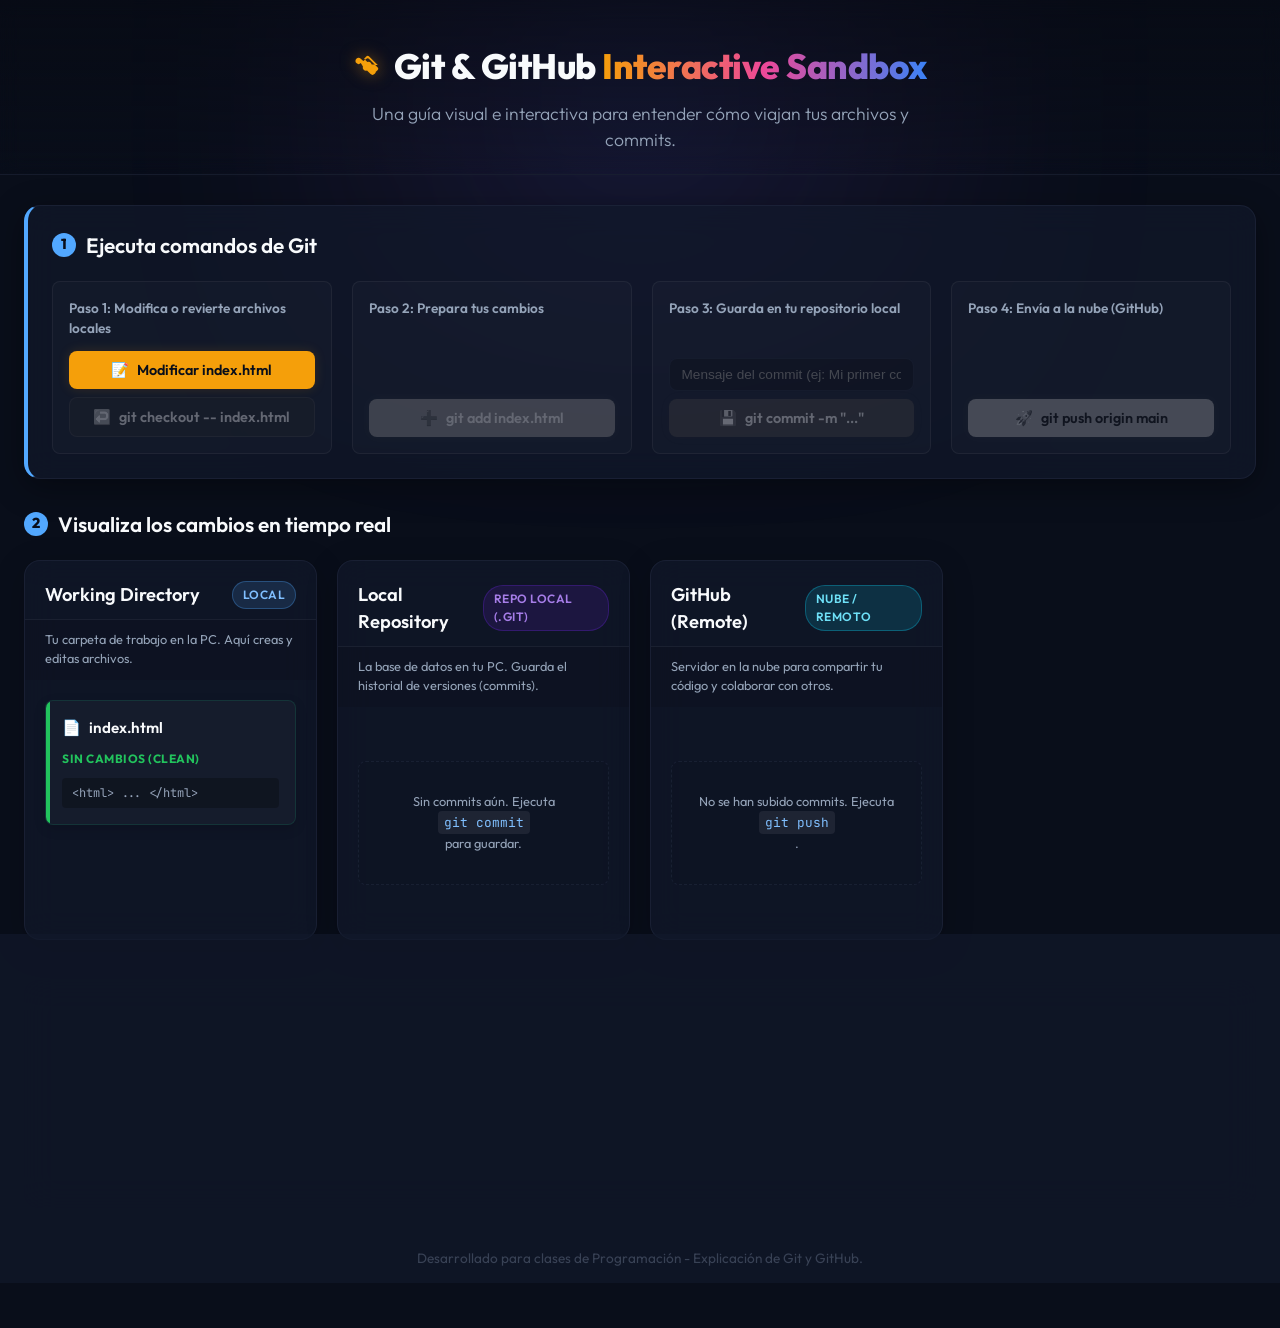
<file: clase_3/index.html>
<!DOCTYPE html>
<html lang="es">
<head>
  <meta charset="UTF-8">
  <meta name="viewport" content="width=device-width, initial-scale=1.0">
  <title>Simulador Interactivo de Git & GitHub</title>
  <!-- Google Fonts: Outfit & JetBrains Mono -->
  <link rel="preconnect" href="https://fonts.googleapis.com">
  <link rel="preconnect" href="https://fonts.gstatic.com" crossorigin>
  <link href="https://fonts.googleapis.com/css2?family=JetBrains+Mono:wght@400;700&family=Outfit:wght@300;400;600;800&display=swap" rel="stylesheet">
  <!-- CSS Stylesheet -->
  <link rel="stylesheet" href="styles.css">
</head>
<body>
  <div class="glow-bg"></div>
  
  <header>
    <div class="container">
      <div class="logo">
        <svg class="git-icon" viewBox="0 0 24 24" width="28" height="28">
          <path fill="currentColor" d="M20.354 11.235L12.765 3.647a1.455 1.455 0 0 0-2.06 0L8.622 5.73l2.84 2.84a2.71 2.71 0 0 1 3.513 3.514l2.839 2.839a2.709 2.709 0 0 1-.03 3.791l-.01.01a2.716 2.716 0 0 1-3.792-.03l-2.84-2.839a2.712 2.712 0 0 1-3.483-3.484L5.82 9.53a2.71 2.71 0 0 1-3.791-.03c-1.047-1.047-1.047-2.742 0-3.792l.01-.01c1.047-1.047 2.742-1.047 3.792 0l2.062 2.062L10.706 5.7c.57-.57 1.493-.57 2.061 0l7.587 7.588a1.458 1.458 0 0 1 0 2.06l-2.061 2.062a1.456 1.456 0 0 1-2.06 0l-7.588-7.587"/>
        </svg>
        <h1>Git & GitHub <span>Interactive Sandbox</span></h1>
      </div>
      <p class="subtitle">Una guía visual e interactiva para entender cómo viajan tus archivos y commits.</p>
    </div>
  </header>

  <main class="container">
    <!-- Panel de Comandos Git -->
    <section class="command-panel card">
      <h2><span class="step-num">1</span> Ejecuta comandos de Git</h2>
      <div class="controls-grid">
        <div class="control-group">
          <span class="control-label">Paso 1: Modifica o revierte archivos locales</span>
          <div class="btn-group">
            <button id="btn-modify" class="btn btn-warning">
              <span class="icon">📝</span> Modificar index.html
            </button>
            <button id="btn-checkout" class="btn btn-secondary" disabled>
              <span class="icon">↩️</span> git checkout -- index.html
            </button>
          </div>
        </div>

        <div class="control-group">
          <span class="control-label">Paso 2: Prepara tus cambios</span>
          <button id="btn-add" class="btn btn-primary" disabled>
            <span class="icon">➕</span> git add index.html
          </button>
        </div>

        <div class="control-group">
          <span class="control-label">Paso 3: Guarda en tu repositorio local</span>
          <div class="commit-input-wrapper">
            <input type="text" id="commit-message" placeholder="Mensaje del commit (ej: Mi primer commit)" disabled>
            <button id="btn-commit" class="btn btn-success" disabled>
              <span class="icon">💾</span> git commit -m "..."
            </button>
          </div>
        </div>

        <div class="control-group">
          <span class="control-label">Paso 4: Envía a la nube (GitHub)</span>
          <button id="btn-push" class="btn btn-accent" disabled>
            <span class="icon">🚀</span> git push origin main
          </button>
        </div>
      </div>
    </section>

    <!-- Visualizador de Áreas (Las 4 Columnas) -->
    <section class="board-section">
      <h2 class="board-title"><span class="step-num">2</span> Visualiza los cambios en tiempo real</h2>
      
      <div class="git-board">
        <!-- 1. WORKING DIRECTORY -->
        <div class="board-column" id="col-working">
          <div class="column-header">
            <h3>Working Directory</h3>
            <span class="badge badge-local">Local</span>
          </div>
          <div class="column-desc">Tu carpeta de trabajo en la PC. Aquí creas y editas archivos.</div>
          <div class="column-content" id="working-dir-files">
            <!-- Archivo index.html inicial -->
            <div class="file-card clean" id="file-index">
              <div class="file-header">
                <span class="file-icon">📄</span>
                <span class="file-name">index.html</span>
              </div>
              <div class="file-status">Sin cambios (Clean)</div>
              <div class="file-preview">&lt;html&gt; ... &lt;/html&gt;</div>
            </div>
          </div>
        </div>

       
        <!-- 3. LOCAL REPOSITORY -->
        <div class="board-column" id="col-local-repo">
          <div class="column-header">
            <h3>Local Repository</h3>
            <span class="badge badge-repo">Repo Local (.git)</span>
          </div>
          <div class="column-desc">La base de datos en tu PC. Guarda el historial de versiones (commits).</div>
          <div class="column-content" id="local-repo-commits">
            <div class="empty-state">Sin commits aún. Ejecuta <code>git commit</code> para guardar.</div>
          </div>
        </div>

        <!-- 4. REMOTE REPOSITORY (GITHUB) -->
        <div class="board-column" id="col-remote-repo">
          <div class="column-header">
            <h3>GitHub (Remote)</h3>
            <span class="badge badge-remote">Nube / Remoto</span>
          </div>
          <div class="column-desc">Servidor en la nube para compartir tu código y colaborar con otros.</div>
          <div class="column-content" id="remote-repo-commits">
            <div class="empty-state">No se han subido commits. Ejecuta <code>git push</code>.</div>
          </div>
        </div>
      </div>
    </section>

    <!-- Terminal Simulado -->
    <section class="terminal-section card">
      <div class="terminal-header">
        <div class="terminal-buttons">
          <span class="term-btn close"></span>
          <span class="term-btn minimize"></span>
          <span class="term-btn expand"></span>
        </div>
        <div class="terminal-title">git-terminal - bash</div>
        <button id="btn-clear-term" class="clear-terminal-btn">Limpiar</button>
      </div>
      <div class="terminal-body" id="terminal-content">
        <div class="term-line output">Bienvenido al simulador interactivo de Git. Modifica un archivo arriba para comenzar.</div>
        <div class="term-line prompt">guest@antigravity:~/proyecto$ <span class="cursor">_</span></div>
      </div>
    </section>
  </main>

  <footer class="footer">
    <div class="container">
      <p>Desarrollado para clases de Programación - Explicación de Git y GitHub.</p>
    </div>
  </footer>

  <script src="app.js"></script>
</body>
</html>
</file>
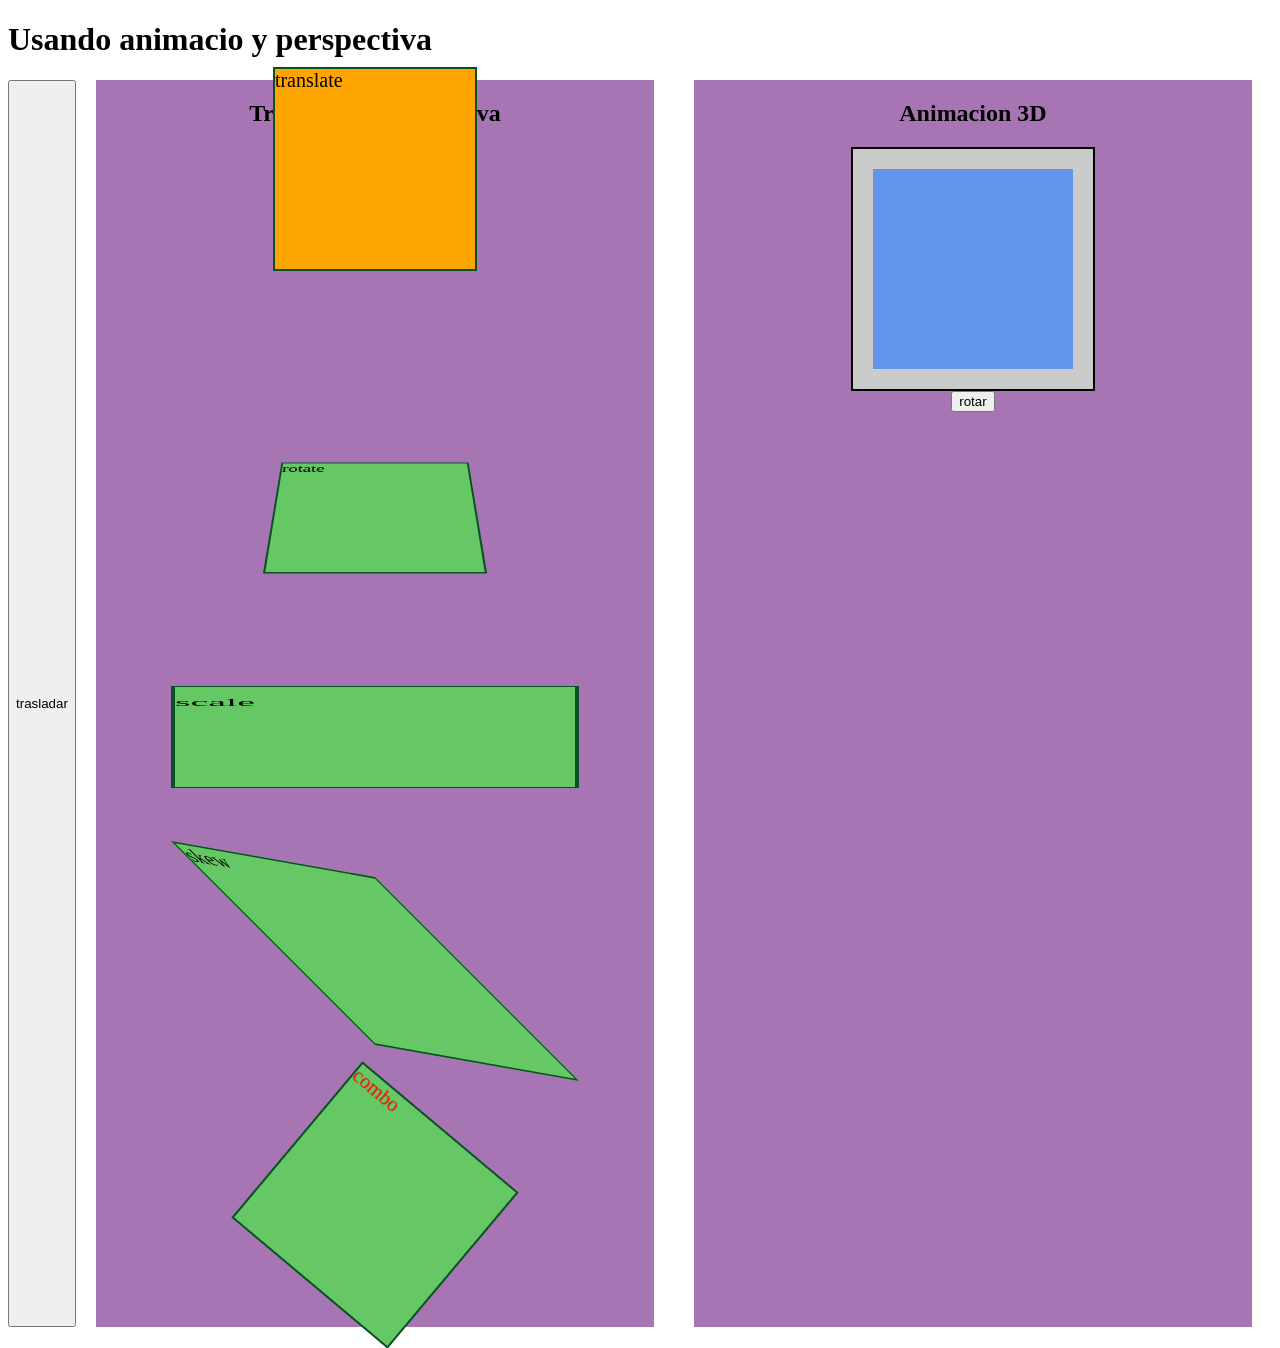
<file: clase_4/index.html>
<!DOCTYPE html>
<html lang="es">
<head>
    <meta charset="UTF-8">
    <meta name="viewport" content="width=device-width, initial-scale=1.0">
    <link rel="shortcut icon" href="./image/icon-flower.png" type="image/png">
    <link rel="stylesheet" href="./style.css">
    <title>Clase - 4</title>
</head>
<body>
    <h1>Usando animacio y perspectiva</h1>
    <main>
        <button onclick="mover()">trasladar</button>
        <section>
            <h2>Transform y perspectiva</h2>
            <p class="cubo translate">translate</p>
            <p class="cubo rotate" >rotate</p>
            <div class="cubo scale">
                <p>scale</p>
            </div>
            <p class="cubo skew">skew</p>
            <p class="cubo combo">combo</p>
        </section>
        <section>
            <h2>Animacion 3D</h2>
            <div class="contenedor">
                <div class="padre">
                    <div class="hijo"></div>
                </div>
            </div>
                <button id="botonRotar">rotar</button>

        </section>        
    </main>

      <script src="./script.js"></script>
</body>
</html>
</file>
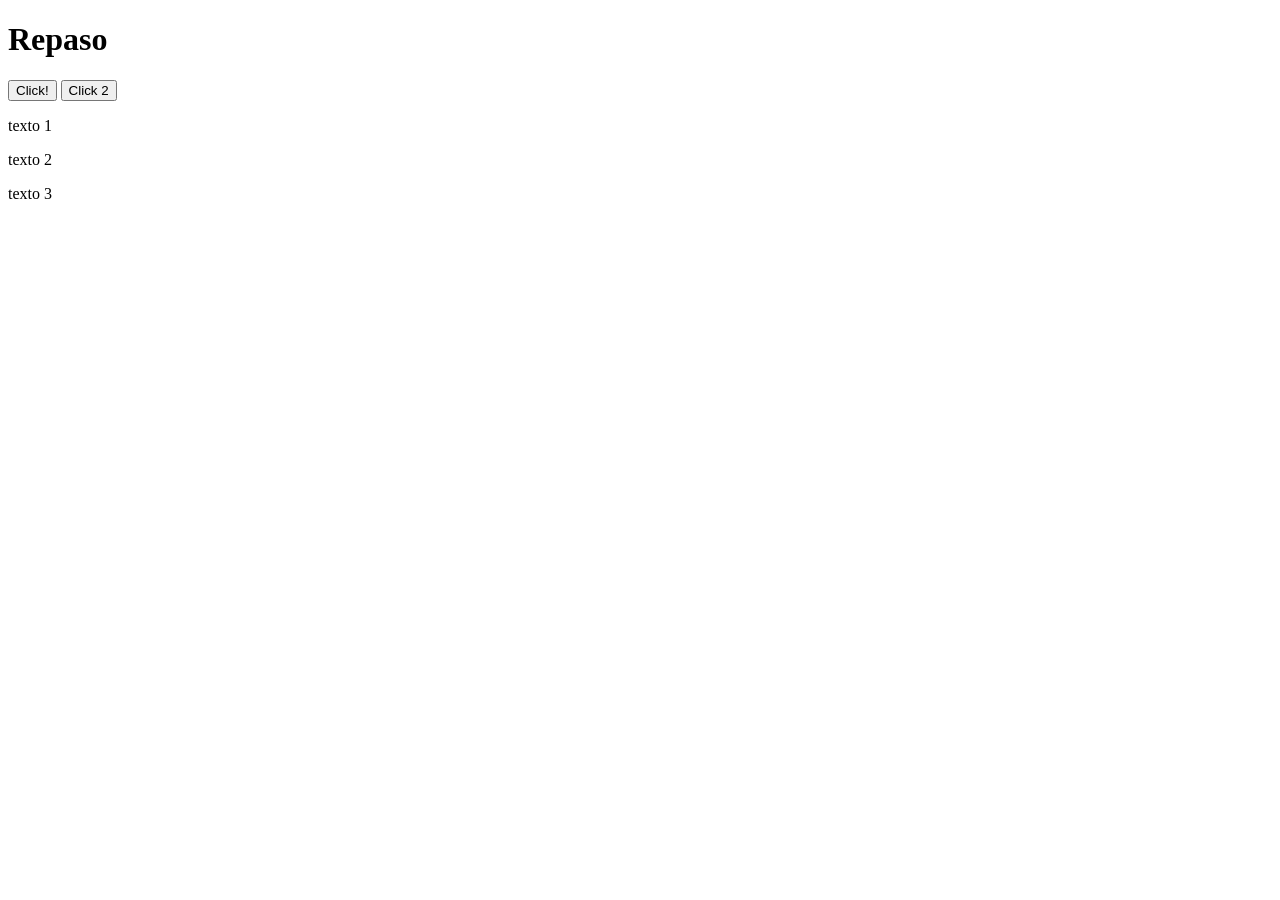
<file: clase_2/repaso.html>
<!DOCTYPE html>
<html lang="es">
<head>
    <meta charset="UTF-8">
    <meta name="viewport" content="width=device-width, initial-scale=1.0">
    <!-- <script src="./repaso.js" defer></script> una alternativa-->
    <title>Clase 2 </title>
</head>
<body>
   
    <h1>Repaso</h1>
    <button id="boton1">Click!</button>
    <button onclick="cambioColor()">Click 2</button>
    <section>
        <p>texto 1</p>
        <p>texto 2</p>
        <p id="texto3">texto 3</p>        
    </section>

    <script src="./repaso.js"></script>
</body>
</html>
<!-- // repaso de esta clase
// hablar un poquito de funciones -bucles- array y objetos - condicionales
//audio y video  //
-->
</file>
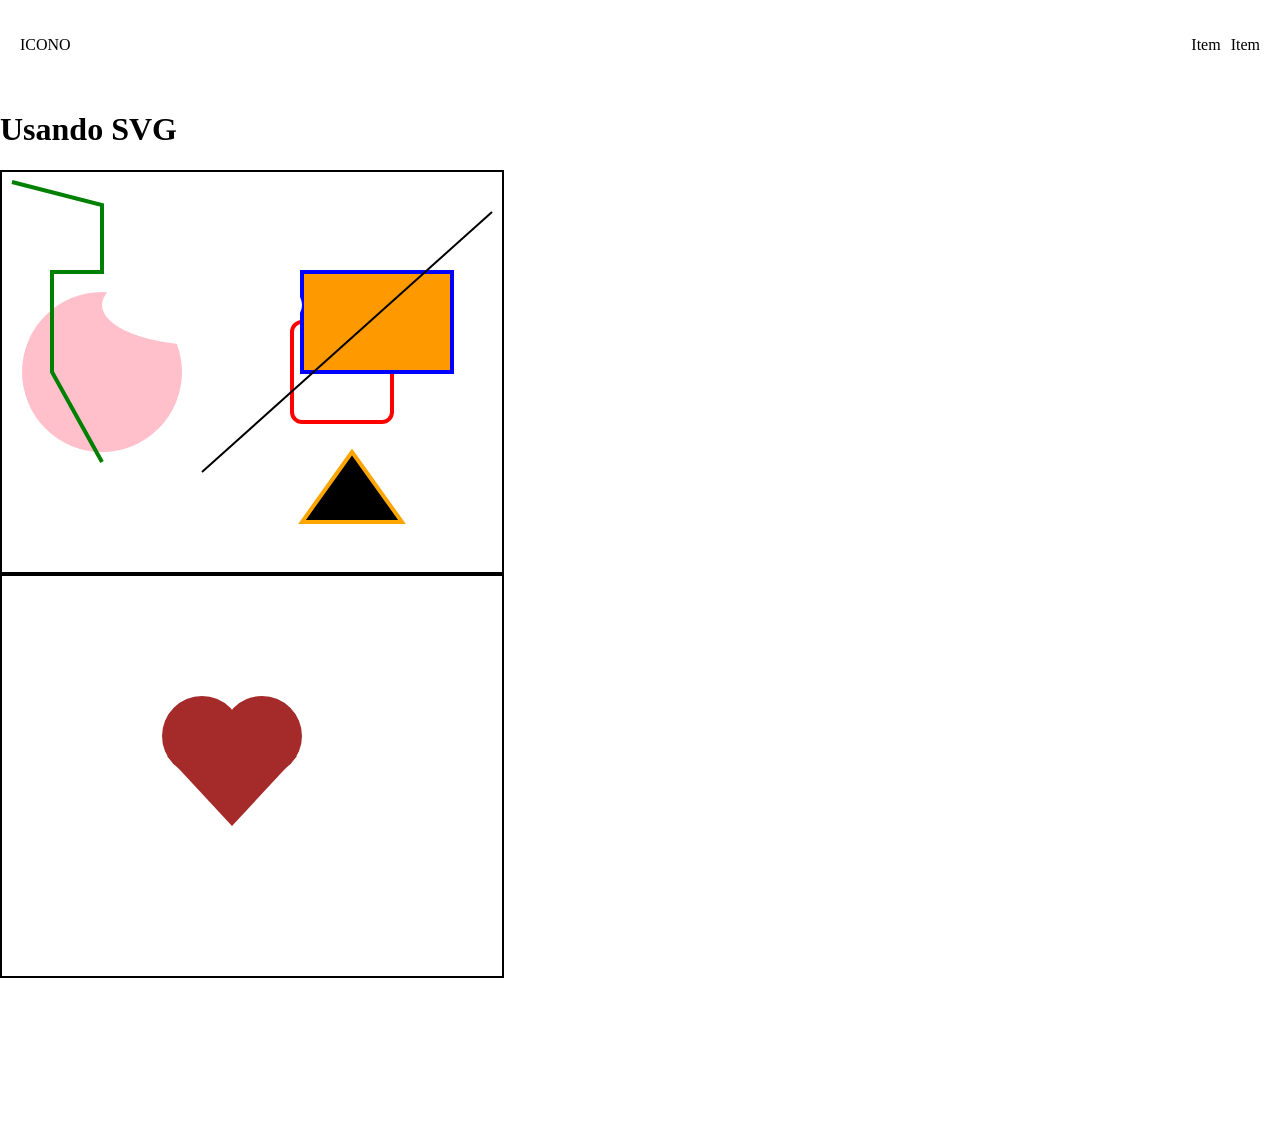
<file: clase_5/svg.html>
<!DOCTYPE html>
<html lang="es">
<head>
    <meta charset="UTF-8">
    <meta name="viewport" content="width=device-width, initial-scale=1.0">
    <link rel="stylesheet" href="./style.css">
    <title>Clase - 5</title>
</head>
<body onscroll="mostrar()">
    <nav>
        <p>ICONO</p>

        <ul>
            <li>Item</li>
            <li>Item</li>
        </ul>
    </nav>
    <h1>Usando SVG</h1> 
    <!-- <img src="./images/undraw_focused-dev_gqoa.svg" alt="">         -->
    <svg><!-- 500x400-->
        <rect x="290" y="150" width="100" height="100" fill="none" stroke="red" stroke-width="4" rx="10"></rect>

        <rect id="rectNaranja" x="300" y="100" width="150" height="100" fill="#f90" stroke="blue" stroke-width="4" ></rect>

        <circle id="circRosa" cx="100" cy="200" r="80" fill="pink" ></circle>
        <!-- <ellipse cx="200" cy="133" rx="100" ry="40" stroke="rgb(100,44,55)" fill="none" stroke-width="3" ></ellipse> -->

         <ellipse cx="200" cy="133" rx="100" ry="40" fill="white" ></ellipse>

        <line x1="200" y1="300" x2="490" y2="40" stroke="black" stroke-width="2"></line>
      
        <polyline points="10 10,100 33,100 100,50 100,50 200, 100 290" fill="none" stroke="green" stroke-width="4"></polyline>

        <!-- <polygon points="30 10,120 33,120 100,70 100,70 200, 120 290" fill="lightsalmon" stroke="red" stroke-width="4"></polygon> -->

        <polygon points="400 350, 350 280,300 350" stroke="orange" stroke-width="4"></polygon>
    </svg>
    <svg>
        <circle class="ciruclo" cy="160" cx="200" r="40" fill="brown"></circle>
        <circle class="ciruclo" cy="160" cx="260" r="40" fill="brown"></circle>
        <polygon id="poligono" points="165 180, 295 180,230 250" fill="brown"></polygon>
    </svg>
    <canvas></canvas>
 <script src="./script.js"></script>
</body>
</html>
<!-- svg 

    formas primitivas - formas geometricas
    rect - circle-ellipse-line-polyline-polygon

    atributos:
    x ->eje horizontal
    y -> eje vertical
    fill-> color de relleno
    stroke-> color de contorno
    stroke-width -> ancho del contorno
    cx -> punto eje x del centro de la circunferencia
    cy -> punto eje y del centro de la circunferencia
    r -> radio de la circuferencia
    rx -> radio eje x de la elipse 
    ry ->radio eje y de la elipse 
    x1,y1-> punto 
    x2,y2 -> punto
    points -> conjunto de pares x y separados con una coma que representan puntos continuos
-->
</file>
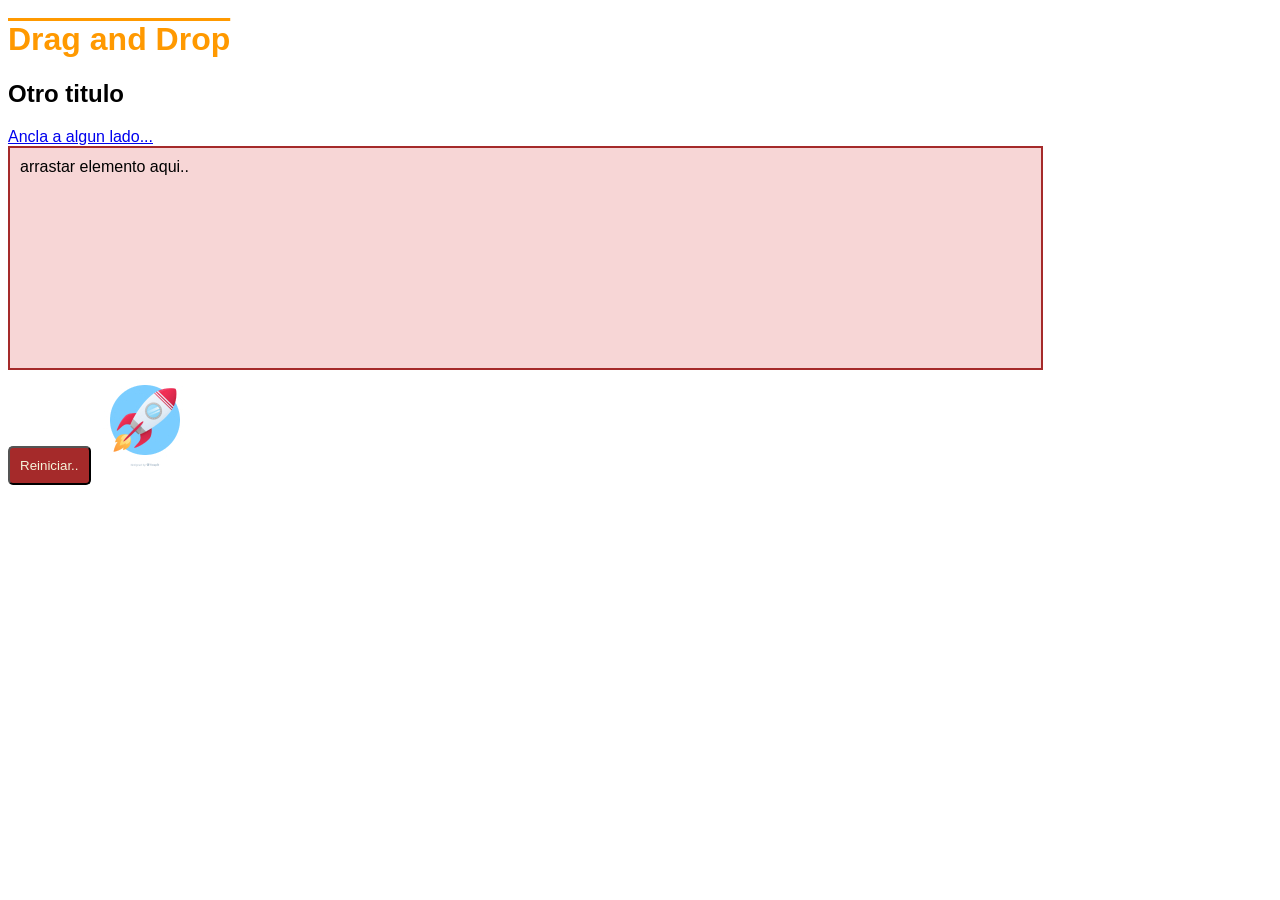
<file: clase_6/Drag&Drop.html>
<!DOCTYPE html>
<html lang="es">
<head>
    <meta charset="UTF-8">
    <meta name="viewport" content="width=device-width, initial-scale=1.0">
    <title>Clase7- Drag and Drop</title>
    <link rel="stylesheet" href="./style.css">
</head>
<body>
    <h1 id="tituloUnico" draggable="true">Drag and Drop</h1>
    <h2 >Otro titulo</h2>
    <a href="https://www.google.com" target="_blank" onclick="preventRedirect(event)">Ancla a algun lado...</a>
    <div class="zona-destino" 
    ondragenter="fnEntrada()" 
    ondragleave="fnSlaida()" 
    ondragover="fnContEleDestino(event)" 
    ondrop="fnElemSoltado(event)">
        arrastar elemento aqui..
    </div>
    <button draggable="true" onclick="reincio()">Reiniciar..</button>
    <img  id="cohete"  src="./imagenes/cohete.jpg" alt="cohete">
    <script src="./d&d.js"></script>
</body>
</html>
</file>
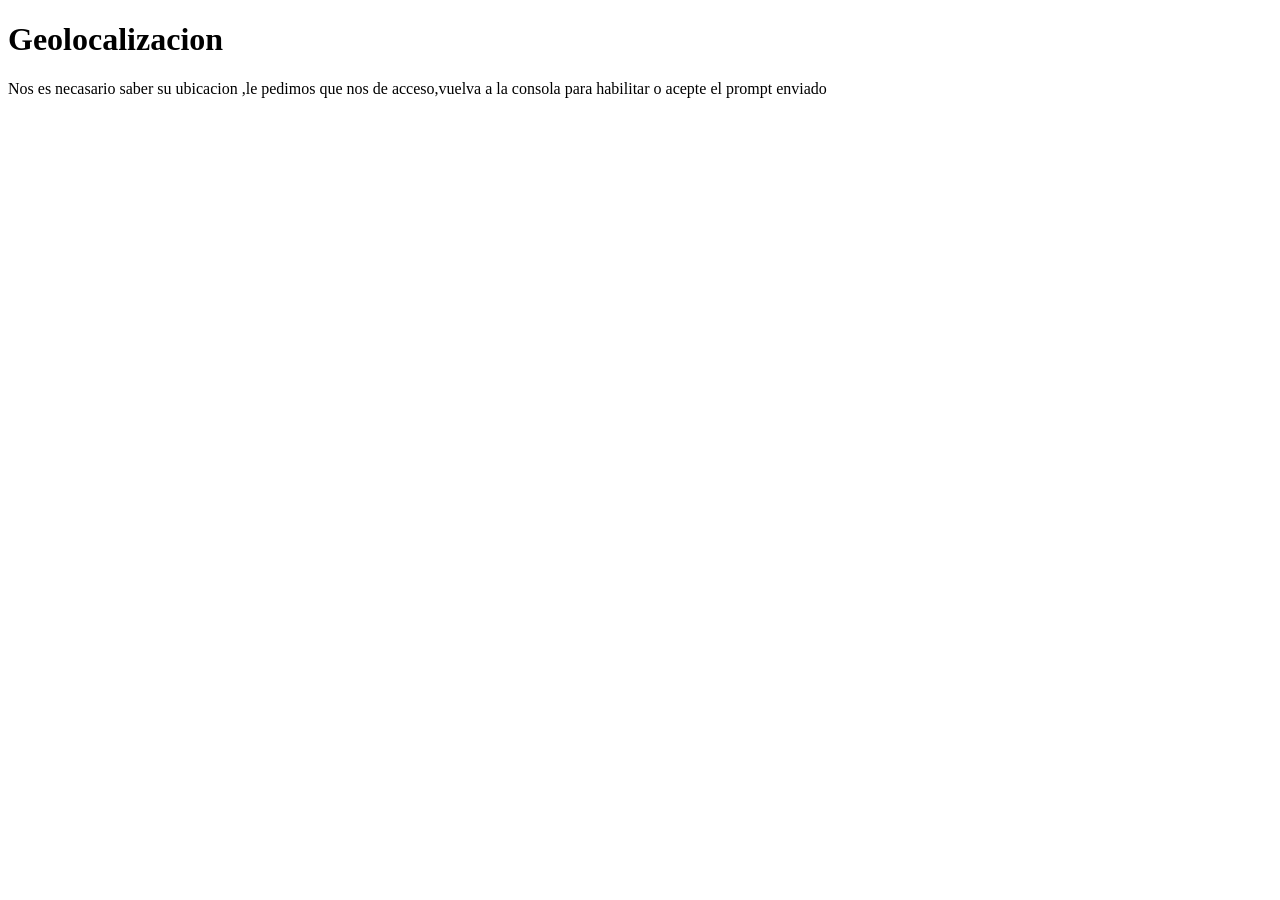
<file: clase_6/Geolocalizacion.html>
<!DOCTYPE html>
<html lang="es">
<head>
    <meta charset="UTF-8">
    <meta name="viewport" content="width=device-width, initial-scale=1.0">
    <title>Clase -7 -Geolocalizacion</title>
</head>
<body>
    <h1>Geolocalizacion</h1>
    <p></p>
    <script src="geolocalizacion.js"></script>
</body>
</html>
</file>
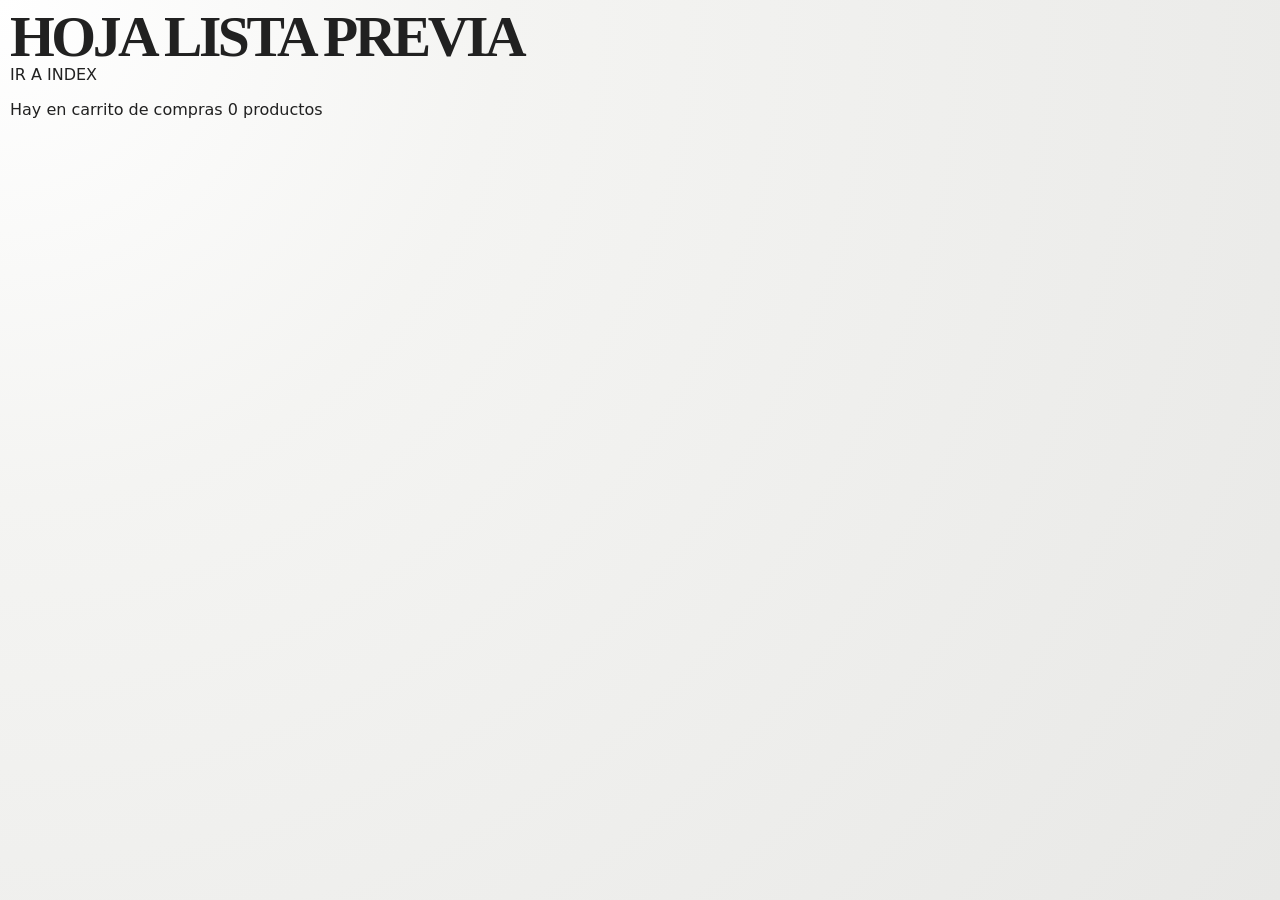
<file: clase_7/hoja2.html>
<!DOCTYPE html>
<html lang="en">
<head>
    <meta charset="UTF-8">
    <meta name="viewport" content="width=device-width, initial-scale=1.0">
    <title>Document</title>
    <link rel="stylesheet" href="styles.css">
</head>
<body onload="inicio()">
    <h1>HOJA LISTA PREVIA</h1>
    <a href="./index.html">IR A INDEX</a>
    <p>Hay en carrito de compras <span></span> productos</p>
    <ul>
        
    </ul>

<script src="./script2.js"></script>
</body>
</html>
</file>
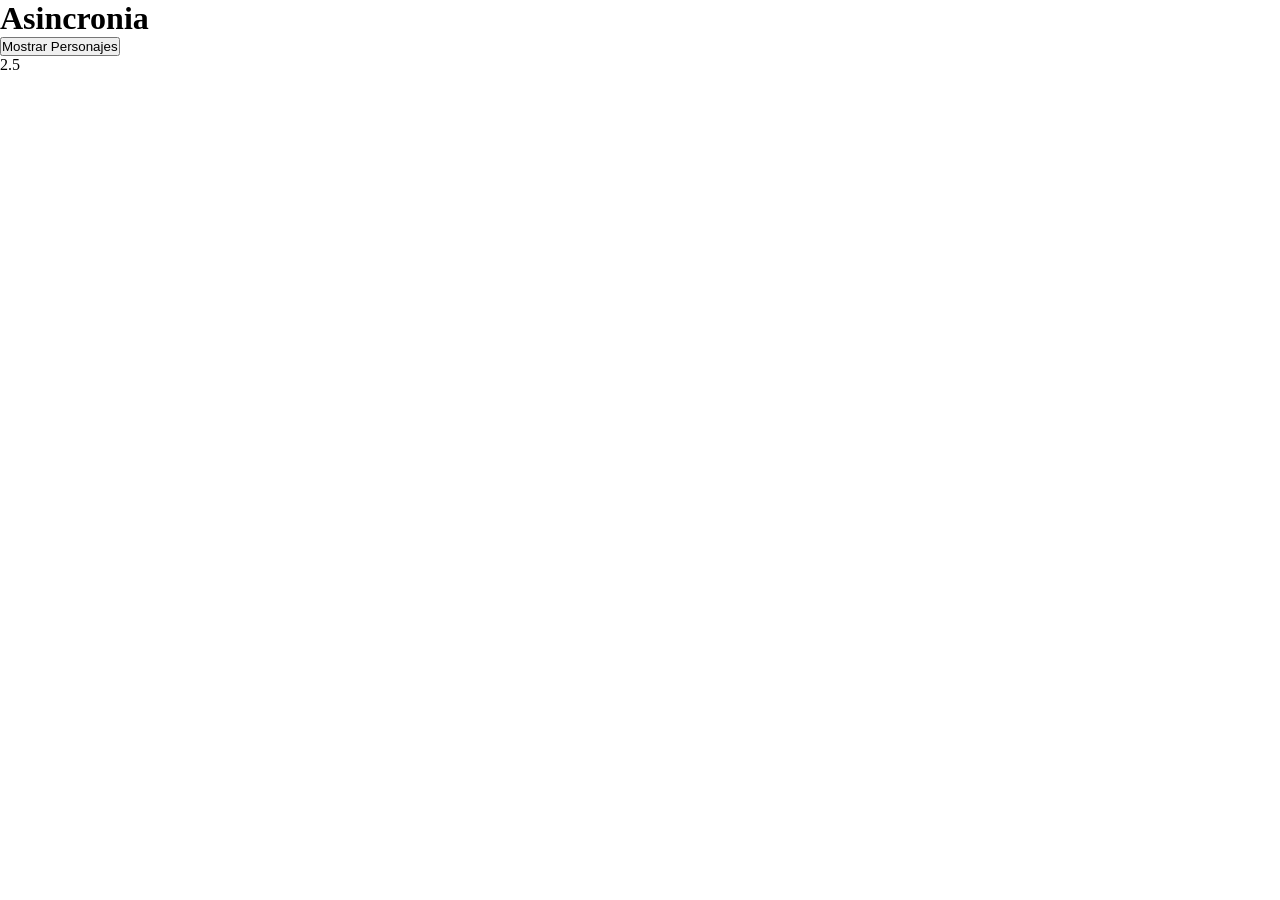
<file: clase_8/asincronia.html>
<!DOCTYPE html>
<html lang="es">
<head>
    <meta charset="UTF-8">
    <meta name="viewport" content="width=device-width, initial-scale=1.0">
    <title>Clase 8</title>
    <link rel="stylesheet" href="styles.css">
    <link rel="shortcut icon" href="./profile.svg" type="image/svg">
</head>
<body>
    <h1>Asincronia</h1>
    <button onclick="mostrar()">Mostrar Personajes</button>
    <p></p>
    <section>
        
    </section>
    <script src="./script.js"></script>
</body>
</html>
</file>
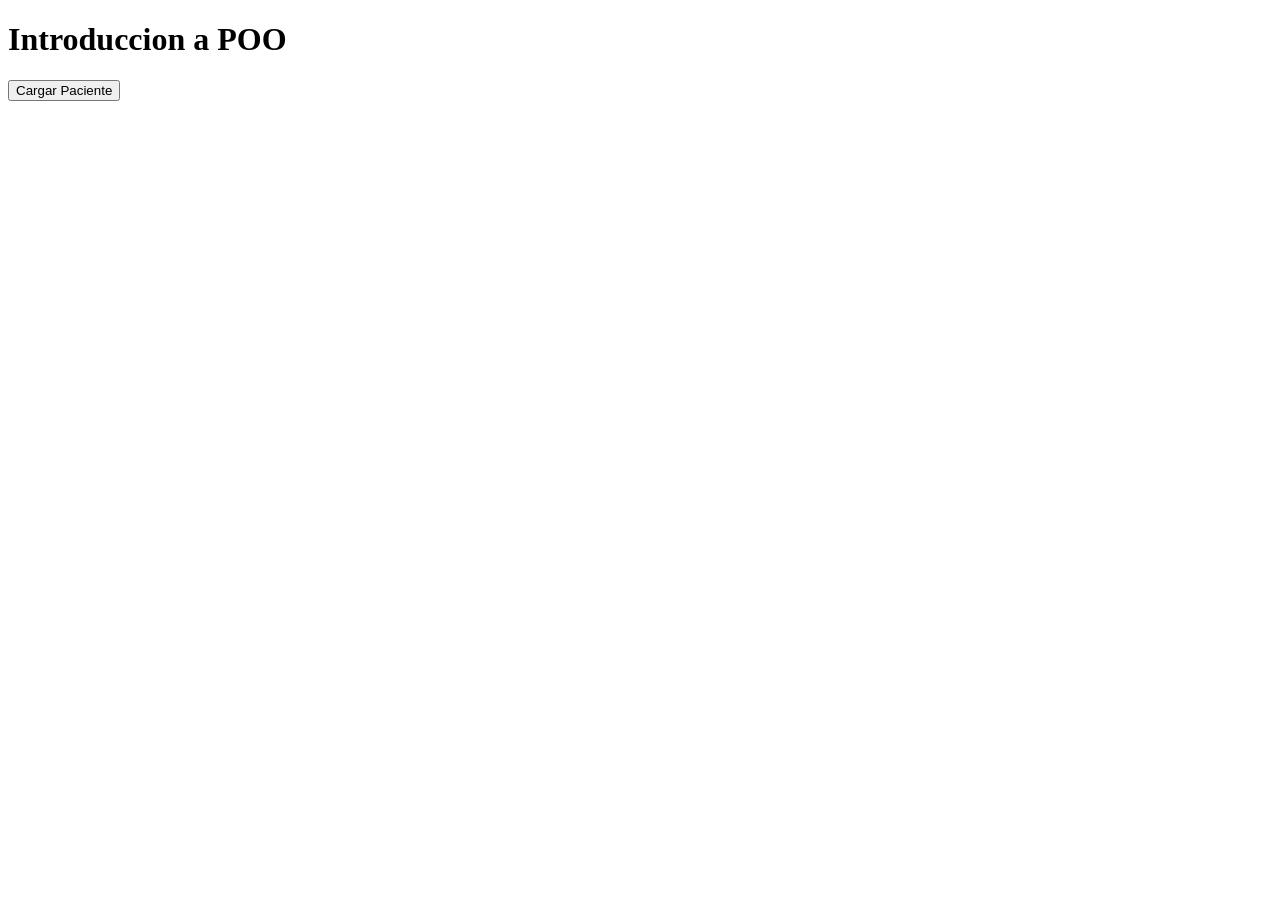
<file: clase_8/poo.html>
<!DOCTYPE html>
<html lang="en">
<head>
    <meta charset="UTF-8">
    <meta name="viewport" content="width=device-width, initial-scale=1.0">
    <title>Document</title>
</head>
<body>
    <h1>Introduccion a POO</h1>
    <button >Cargar Paciente</button>
    <script src="./POO.js"></script>
</body>
</html>
</file>
<file: clase_3/styles.css>
/* ==========================================
   VARIABLES & DESIGN SYSTEM (HSL Colors)
   ========================================== */
:root {
  --font-sans: 'Outfit', -apple-system, BlinkMacSystemFont, "Segoe UI", Roboto, sans-serif;
  --font-mono: 'JetBrains Mono', monospace;

  /* Colors */
  --bg-dark: hsl(222, 47%, 7%);
  --bg-card: hsla(223, 40%, 12%, 0.7);
  --bg-card-hover: hsla(223, 40%, 16%, 0.85);
  --border-color: hsla(223, 30%, 20%, 0.5);
  --border-focus: hsl(210, 100%, 66%);
  
  --text-main: hsl(210, 40%, 98%);
  --text-muted: hsl(215, 20%, 65%);
  --text-dark: hsl(222, 47%, 7%);

  /* Git / Status States */
  --color-clean: hsl(142, 70%, 45%);
  --color-modified: hsl(38, 92%, 50%);
  --color-staged: hsl(160, 84%, 39%);
  --color-commit: hsl(263, 70%, 50%);
  --color-push: hsl(190, 90%, 50%);
  
  /* Glowing / Decorative Colors */
  --glow-primary: hsla(210, 100%, 66%, 0.15);
  --glow-warning: hsla(38, 92%, 50%, 0.15);
  --glow-success: hsla(142, 70%, 45%, 0.15);
  --glow-accent: hsla(263, 70%, 50%, 0.15);

  --radius-sm: 8px;
  --radius-md: 16px;
  --radius-lg: 24px;
  
  --transition-smooth: all 0.3s cubic-bezier(0.4, 0, 0.2, 1);
}

/* ==========================================
   BASE & RESET
   ========================================== */
* {
  box-sizing: border-box;
  margin: 0;
  padding: 0;
}

body {
  font-family: var(--font-sans);
  background-color: var(--bg-dark);
  color: var(--text-main);
  line-height: 1.5;
  min-height: 100vh;
  position: relative;
  overflow-x: hidden;
  padding-bottom: 40px;
}

/* Ambient Background Glow */
.glow-bg {
  position: absolute;
  top: -200px;
  left: 50%;
  transform: translateX(-50%);
  width: 800px;
  height: 600px;
  background: radial-gradient(circle, rgba(99, 102, 241, 0.15) 0%, rgba(168, 85, 247, 0.05) 50%, transparent 100%);
  filter: blur(80px);
  pointer-events: none;
  z-index: -1;
}

.container {
  width: 100%;
  max-width: 1400px;
  margin: 0 auto;
  padding: 0 24px;
}

/* ==========================================
   HEADER
   ========================================== */
header {
  padding: 40px 0 20px;
  text-align: center;
  border-bottom: 1px solid var(--border-color);
  background: linear-gradient(180deg, rgba(7, 10, 19, 0.6) 0%, transparent 100%);
  backdrop-filter: blur(10px);
}

.logo {
  display: inline-flex;
  align-items: center;
  gap: 12px;
  margin-bottom: 8px;
}

.git-icon {
  color: var(--color-modified);
  filter: drop-shadow(0 0 8px rgba(245, 158, 11, 0.5));
}

header h1 {
  font-size: 2.2rem;
  font-weight: 800;
  letter-spacing: -0.5px;
}

header h1 span {
  background: linear-gradient(90deg, #f59e0b, #ec4899, #3b82f6);
  -webkit-background-clip: text;
  background-clip: text;
  -webkit-text-fill-color: transparent;
}

.subtitle {
  color: var(--text-muted);
  font-size: 1.1rem;
  font-weight: 300;
  max-width: 600px;
  margin: 0 auto;
}

/* ==========================================
   COMMON COMPONENTS: CARDS & BADGES
   ========================================== */
.card {
  background-color: var(--bg-card);
  border: 1px solid var(--border-color);
  border-radius: var(--radius-md);
  padding: 24px;
  backdrop-filter: blur(16px);
  box-shadow: 0 8px 32px 0 rgba(0, 0, 0, 0.37);
  transition: var(--transition-smooth);
}

.badge {
  display: inline-block;
  font-size: 0.75rem;
  font-weight: 600;
  padding: 4px 10px;
  border-radius: 20px;
  text-transform: uppercase;
  letter-spacing: 0.5px;
}

.badge-local {
  background-color: hsla(210, 100%, 66%, 0.15);
  color: hsl(210, 100%, 75%);
  border: 1px solid hsla(210, 100%, 66%, 0.3);
}

.badge-index {
  background-color: hsla(160, 84%, 39%, 0.15);
  color: hsl(160, 84%, 49%);
  border: 1px solid hsla(160, 84%, 39%, 0.3);
}

.badge-repo {
  background-color: hsla(263, 70%, 50%, 0.15);
  color: hsl(263, 70%, 70%);
  border: 1px solid hsla(263, 70%, 50%, 0.3);
}

.badge-remote {
  background-color: hsla(190, 90%, 50%, 0.15);
  color: hsl(190, 90%, 70%);
  border: 1px solid hsla(190, 90%, 50%, 0.3);
}

/* ==========================================
   SECTION 1: CONTROL / COMMAND PANEL
   ========================================== */
.command-panel {
  margin: 30px 0;
  border-left: 4px solid var(--border-focus);
}

.command-panel h2 {
  font-size: 1.3rem;
  font-weight: 600;
  margin-bottom: 20px;
  display: flex;
  align-items: center;
  gap: 10px;
}

.step-num {
  background-color: var(--border-focus);
  color: var(--text-dark);
  font-size: 0.9rem;
  font-weight: 800;
  width: 24px;
  height: 24px;
  border-radius: 50%;
  display: inline-flex;
  align-items: center;
  justify-content: center;
}

.controls-grid {
  display: grid;
  grid-template-columns: repeat(auto-fit, minmax(220px, 1fr));
  gap: 20px;
}

.control-group {
  display: flex;
  flex-direction: column;
  justify-content: space-between;
  background: rgba(255, 255, 255, 0.02);
  border: 1px solid rgba(255, 255, 255, 0.05);
  padding: 16px;
  border-radius: var(--radius-sm);
}

.control-label {
  font-size: 0.85rem;
  color: var(--text-muted);
  margin-bottom: 12px;
  font-weight: 600;
}

.btn-group {
  display: flex;
  flex-direction: column;
  gap: 8px;
}

/* Buttons Styling */
.btn {
  font-family: var(--font-sans);
  font-size: 0.9rem;
  font-weight: 600;
  padding: 10px 16px;
  border: none;
  border-radius: var(--radius-sm);
  cursor: pointer;
  display: inline-flex;
  align-items: center;
  justify-content: center;
  gap: 8px;
  transition: var(--transition-smooth);
  width: 100%;
}

.btn:disabled {
  opacity: 0.35;
  cursor: not-allowed;
  filter: grayscale(1);
}

.btn-warning {
  background-color: var(--color-modified);
  color: var(--text-dark);
  box-shadow: 0 0 12px var(--glow-warning);
}
.btn-warning:hover:not(:disabled) {
  background-color: hsl(38, 92%, 60%);
  transform: translateY(-2px);
  box-shadow: 0 4px 16px var(--glow-warning);
}

.btn-secondary {
  background-color: var(--border-color);
  color: var(--text-main);
  border: 1px solid rgba(255, 255, 255, 0.1);
}
.btn-secondary:hover:not(:disabled) {
  background-color: hsla(223, 30%, 30%, 0.8);
  transform: translateY(-2px);
}

.btn-primary {
  background-color: var(--color-staged);
  color: var(--text-main);
  box-shadow: 0 0 12px var(--glow-success);
}
.btn-primary:hover:not(:disabled) {
  background-color: hsl(160, 84%, 49%);
  transform: translateY(-2px);
  box-shadow: 0 4px 16px var(--glow-success);
}

.btn-success {
  background-color: var(--color-commit);
  color: var(--text-main);
  box-shadow: 0 0 12px var(--glow-accent);
}
.btn-success:hover:not(:disabled) {
  background-color: hsl(263, 70%, 60%);
  transform: translateY(-2px);
  box-shadow: 0 4px 16px var(--glow-accent);
}

.btn-accent {
  background-color: var(--color-push);
  color: var(--text-dark);
  box-shadow: 0 0 12px rgba(6, 182, 212, 0.15);
}
.btn-accent:hover:not(:disabled) {
  background-color: hsl(190, 90%, 60%);
  transform: translateY(-2px);
  box-shadow: 0 4px 16px rgba(6, 182, 212, 0.3);
}

/* Commit Input */
.commit-input-wrapper {
  display: flex;
  flex-direction: column;
  gap: 8px;
  width: 100%;
}

.commit-input-wrapper input {
  background-color: rgba(0, 0, 0, 0.3);
  border: 1px solid var(--border-color);
  color: var(--text-main);
  padding: 8px 12px;
  font-size: 0.85rem;
  border-radius: var(--radius-sm);
  outline: none;
  transition: var(--transition-smooth);
}

.commit-input-wrapper input:focus {
  border-color: var(--color-commit);
  box-shadow: 0 0 8px var(--glow-accent);
}

.commit-input-wrapper input:disabled {
  opacity: 0.5;
  cursor: not-allowed;
}

/* ==========================================
   SECTION 2: GIT BOARD LAYOUT
   ========================================== */
.board-section {
  margin-bottom: 40px;
}

.board-title {
  font-size: 1.3rem;
  font-weight: 600;
  margin-bottom: 20px;
  display: flex;
  align-items: center;
  gap: 10px;
}

.git-board {
  display: grid;
  grid-template-columns: repeat(4, 1fr);
  gap: 20px;
}

@media (max-width: 1100px) {
  .git-board {
    grid-template-columns: repeat(2, 1fr);
  }
}

@media (max-width: 650px) {
  .git-board {
    grid-template-columns: 1fr;
  }
}

.board-column {
  background-color: var(--bg-card);
  border: 1px solid var(--border-color);
  border-radius: var(--radius-md);
  display: flex;
  flex-direction: column;
  min-height: 380px;
  transition: var(--transition-smooth);
  backdrop-filter: blur(16px);
  box-shadow: 0 8px 32px 0 rgba(0, 0, 0, 0.2);
}

.board-column:hover {
  border-color: rgba(255, 255, 255, 0.15);
  box-shadow: 0 12px 40px 0 rgba(0, 0, 0, 0.3);
}

.column-header {
  padding: 20px 20px 10px;
  display: flex;
  justify-content: space-between;
  align-items: center;
  border-bottom: 1px solid rgba(255, 255, 255, 0.05);
}

.column-header h3 {
  font-size: 1.15rem;
  font-weight: 600;
}

.column-desc {
  font-size: 0.8rem;
  color: var(--text-muted);
  padding: 10px 20px;
  background-color: rgba(0, 0, 0, 0.1);
  min-height: 60px;
}

.column-content {
  padding: 20px;
  flex-grow: 1;
  display: flex;
  flex-direction: column;
  gap: 14px;
}

/* Empty Area State */
.empty-state {
  display: flex;
  flex-direction: column;
  align-items: center;
  justify-content: center;
  text-align: center;
  font-size: 0.8rem;
  color: var(--text-muted);
  border: 1px dashed var(--border-color);
  padding: 30px 15px;
  border-radius: var(--radius-sm);
  margin: auto 0;
  background-color: rgba(0, 0, 0, 0.05);
}

.empty-state code {
  background-color: rgba(255, 255, 255, 0.07);
  padding: 2px 6px;
  border-radius: 4px;
  font-family: var(--font-mono);
  color: hsl(210, 100%, 75%);
}

/* ==========================================
   CARDS: FILE CARDS & COMMIT CARDS
   ========================================== */
.file-card {
  background: rgba(255, 255, 255, 0.03);
  border-radius: var(--radius-sm);
  padding: 16px;
  transition: all 0.4s cubic-bezier(0.175, 0.885, 0.32, 1.275);
  box-shadow: 0 4px 12px rgba(0, 0, 0, 0.15);
  display: flex;
  flex-direction: column;
  gap: 10px;
  position: relative;
  overflow: hidden;
}

.file-card::before {
  content: '';
  position: absolute;
  top: 0;
  left: 0;
  width: 4px;
  height: 100%;
}

.file-header {
  display: flex;
  align-items: center;
  gap: 8px;
  font-weight: 600;
  font-size: 0.95rem;
}

.file-status {
  font-size: 0.75rem;
  text-transform: uppercase;
  font-weight: bold;
  letter-spacing: 0.5px;
}

.file-preview {
  font-family: var(--font-mono);
  font-size: 0.75rem;
  background-color: rgba(0, 0, 0, 0.25);
  padding: 6px 10px;
  border-radius: 4px;
  color: var(--text-muted);
  white-space: nowrap;
  text-overflow: ellipsis;
  overflow: hidden;
}

/* File Card States */
.file-card.clean {
  border: 1px solid rgba(16, 185, 129, 0.15);
}
.file-card.clean::before {
  background-color: var(--color-clean);
}
.file-card.clean .file-status {
  color: var(--color-clean);
}

.file-card.modified {
  border: 1px solid rgba(245, 158, 11, 0.25);
  animation: shake 0.3s ease;
  box-shadow: 0 0 15px rgba(245, 158, 11, 0.1);
}
.file-card.modified::before {
  background-color: var(--color-modified);
}
.file-card.modified .file-status {
  color: var(--color-modified);
}

.file-card.staged {
  border: 1px solid rgba(16, 185, 129, 0.35);
  box-shadow: 0 0 15px rgba(16, 185, 129, 0.15);
}
.file-card.staged::before {
  background-color: var(--color-staged);
}
.file-card.staged .file-status {
  color: var(--color-staged);
}

/* Commit Card */
.commit-card {
  background: linear-gradient(135deg, hsla(263, 70%, 50%, 0.15) 0%, hsla(263, 70%, 30%, 0.05) 100%);
  border: 1px solid rgba(139, 92, 246, 0.3);
  border-radius: var(--radius-sm);
  padding: 14px;
  box-shadow: 0 4px 16px rgba(0, 0, 0, 0.2);
  display: flex;
  flex-direction: column;
  gap: 8px;
  animation: popIn 0.35s cubic-bezier(0.175, 0.885, 0.32, 1.275) forwards;
  position: relative;
}

.commit-card::before {
  content: '';
  position: absolute;
  top: 0;
  left: 0;
  width: 4px;
  height: 100%;
  background-color: var(--color-commit);
}

.commit-header {
  display: flex;
  justify-content: space-between;
  align-items: center;
}

.commit-hash {
  font-family: var(--font-mono);
  font-size: 0.8rem;
  font-weight: 700;
  color: hsl(263, 70%, 75%);
  background-color: rgba(139, 92, 246, 0.25);
  padding: 2px 6px;
  border-radius: 4px;
}

.commit-branch {
  font-size: 0.7rem;
  color: var(--text-muted);
}

.commit-message {
  font-size: 0.9rem;
  font-weight: 600;
  color: var(--text-main);
  line-height: 1.3;
}

.commit-files {
  font-size: 0.75rem;
  color: var(--text-muted);
  display: flex;
  align-items: center;
  gap: 6px;
  border-top: 1px solid rgba(255, 255, 255, 0.05);
  padding-top: 6px;
}

/* GitHub Commit Card specific stylings */
.remote-commit {
  background: linear-gradient(135deg, hsla(190, 90%, 50%, 0.15) 0%, hsla(190, 90%, 30%, 0.05) 100%);
  border-color: rgba(6, 182, 212, 0.3);
}

.remote-commit::before {
  background-color: var(--color-push);
}

.remote-commit .commit-hash {
  color: hsl(190, 90%, 75%);
  background-color: rgba(6, 182, 212, 0.25);
}

/* ==========================================
   TERMINAL COMPONENT
   ========================================== */
.terminal-section {
  border-color: rgba(255, 255, 255, 0.1);
  padding: 0;
  overflow: hidden;
  box-shadow: 0 15px 40px rgba(0, 0, 0, 0.5);
}

.terminal-header {
  background-color: rgba(0, 0, 0, 0.4);
  padding: 12px 18px;
  display: flex;
  align-items: center;
  justify-content: space-between;
  border-bottom: 1px solid rgba(255, 255, 255, 0.05);
}

.terminal-buttons {
  display: flex;
  gap: 8px;
}

.term-btn {
  width: 12px;
  height: 12px;
  border-radius: 50%;
  display: inline-block;
}

.term-btn.close { background-color: #ef4444; }
.term-btn.minimize { background-color: #f59e0b; }
.term-btn.expand { background-color: #10b981; }

.terminal-title {
  font-family: var(--font-mono);
  font-size: 0.8rem;
  color: var(--text-muted);
}

.clear-terminal-btn {
  font-family: var(--font-sans);
  background: transparent;
  border: 1px solid rgba(255, 255, 255, 0.2);
  color: var(--text-muted);
  font-size: 0.75rem;
  padding: 2px 10px;
  border-radius: 4px;
  cursor: pointer;
  transition: var(--transition-smooth);
}

.clear-terminal-btn:hover {
  border-color: var(--text-main);
  color: var(--text-main);
}

.terminal-body {
  background-color: rgba(0, 0, 0, 0.6);
  padding: 20px;
  font-family: var(--font-mono);
  font-size: 0.85rem;
  min-height: 180px;
  max-height: 250px;
  overflow-y: auto;
  display: flex;
  flex-direction: column;
  gap: 8px;
  color: hsl(100, 80%, 75%);
}

.term-line {
  line-height: 1.5;
}

.term-line.cmd {
  color: hsl(210, 100%, 75%);
}

.term-line.output {
  color: var(--text-main);
  white-space: pre-line;
}

.term-line.prompt {
  color: var(--text-muted);
}

.term-line .cursor {
  animation: blink 1s step-end infinite;
  font-weight: bold;
  color: var(--text-main);
}

/* ==========================================
   FOOTER
   ========================================== */
.footer {
  text-align: center;
  padding: 40px 0 20px;
  color: var(--text-muted);
  font-size: 0.85rem;
}

/* ==========================================
   ANIMATIONS & MOTION REDUCED
   ========================================== */
@keyframes shake {
  0%, 100% { transform: translateX(0); }
  20%, 60% { transform: translateX(-4px); }
  40%, 80% { transform: translateX(4px); }
}

@keyframes popIn {
  0% {
    transform: scale(0.9);
    opacity: 0;
  }
  100% {
    transform: scale(1);
    opacity: 1;
  }
}

@keyframes blink {
  from, to { opacity: 1; }
  50% { opacity: 0; }
}

@media (prefers-reduced-motion: reduce) {
  body *, .file-card, .commit-card, .btn {
    animation: none !important;
    transition: none !important;
  }
}
</file>
<file: clase_4/style.css>
main{
    display: flex;
}
section{
    background-color:#a875b4;
    width: 70%;
    display: flex;
    flex-direction: column;
    align-items: center;
    margin: 0 20px;
    perspective: 800px;
}
h2{
    color: black;
}
.cubo{
    width: 200px;
    height: 200px;
    border: 2px solid rgb(9, 80, 34);
    font-size: 20px;
    background-color: rgb(101, 200, 101);
}
.translate{
    background-color: orange;
    transform: translateY(-100px);
}
.translate-click{
    transform: translate3d(100px,-200px,100px);
    background-color: red;
    color: white;
    transition-duration:3s,1s ;
    transition-property: transform,color;
    transition-timing-function: cubic-bezier(.04,1.24,.86,.16);
    /* transition: 3s transform cubic-bezier(.04,1.24,.86,.16); */
}
.rotate{
    transform: rotateX(45deg);
}
.scale{
    transform: scale(2,0.5);
}
.skew{
    transform: skew(45deg,10deg);
}
.combo{
    animation-name:animacion2 ;
    animation-duration: 5s;
    animation-timing-function: cubic-bezier(0.075, 0.82, 0.165, 1);
    animation-delay: 2s;
    animation-iteration-count: 3;
    animation-fill-mode: forwards;
    animation-direction: alternate-reverse;
    /* animation: animacion2 5s cubic-bezier(0.075, 0.82, 0.165, 1) 2s 2 ; */
}
.combo:active{
    transition: transform 5s ;    
    transform: rotateY(20deg) translateX(100px) scale(1.5);

}
/*-------------------------------------*/
.contenedor{
    padding: 20px;
    background-color: rgb(203, 203, 203);
    border: 2px solid black;
    perspective: 800px;
    perspective-origin:bottom;
}
.padre,.hijo{
    width: 200px;
    height: 200px;
}
.padre{
    background-color: cornflowerblue;
    /* transform: rotateY(70deg); */
   transform-style: preserve-3d; 
}
.hijo{
    background-color: darksalmon;
     transform: rotateY(90deg);

}

/*-------------------------------------*/

/*
translate(x,y)
translate3d(x,y,z)
translateX()-translateY()-translateZ()
rotate(z) rotateX()rotateY()rotateZ()
scale(x,y) scaleY() scaleX()
skew(x,y)
skewX(deg)
skewY(deg)

perspective -> elemento padre

transition -> cambios progresivos 
segundos(s) milisegundos(ms)
transition-timing-function: ease-in-out|ease|ease-out|ease-in|lineal | cubic-bezier()


https://cubic-bezier.com/

 animation -> frames/cuadros
 animation
 animation-...

animation: name duration timing-function delay iteration-count direction fill-mode;
 @keyframes -> define los cuadros 
*/
@keyframes animacion1 {
    from{
        transform: rotateY(0deg);
    }
    to{
        transform: rotateY(359deg);       
    }
}
@keyframes animacion2 {
    0%{
        color: red;
        transform: rotate(40deg);
    }
    50%{
        background-color: gold;
        color: black;
        transform: translate3d(30px,-100px,-100px);
    }
    100%{
        transform: rotateY(45deg);
        background-color: lightcyan;
    }
}
</file>
<file: clase_5/style.css>
body{
    margin:0
}
svg{
    border: 2px solid black;
    width: 500px;
    height: 400px;
    display: block;
}

#rectNaranja{
    animation: mover 3s infinite alternate;
}
#circRosa{
   transition: r 2s; 
}
#circRosa:hover{
    r:40;
    
}
.ciruclo,#poligono{
    animation: crecerC 3s 2 alternate;
}
#poligono{
    animation: crecerP 3s 2 alternate;
}
@keyframes crecerC {
    to{
        r: 45;
        
    }
}
@keyframes crecerP {
    to{
        transform: scale(1.1) translate(-50px);
    }
}
@keyframes mover {
    from{
        transform: translateY(-200px);
        opacity: 0;
    }
    to{
        opacity: 1;
        fill:green
    }
}

/*----------------------------------------------*/

nav{
    display: flex;
    justify-content: space-between;
    padding: 20px;
    background-color: transparent;
    position: sticky;
    top: 0;
    transition: all 2s;
}
ul{
    display: flex;
    gap: 10px;
    list-style: none;
}
.cambioNav{
    background-color: darkgoldenrod;
    border-bottom: 2px solid red;
    
}
</file>
<file: clase_6/style.css>
*{
    font-family: 'Lucida Sans', 'Lucida Sans Regular', 'Lucida Grande', 'Lucida Sans Unicode', Geneva, Verdana, sans-serif;
}

.zona-destino{
    width: 80%;
    height: 200px;
    background-color: rgb(247, 214, 214);
    padding: 10px;
    border: 2px solid brown;
}
button{
    background-color: brown;
    color: beige;
    padding: 10px;
    border-radius: 5px;

}
#tituloUnico{
    color: #f90;
    text-decoration: overline;
}
</file>
<file: clase_7/styles.css>
:root {
  --bg: #f4f4f2;
  --surface: #ffffff;
  --surface-soft: #f7f7f6;
  --text: #212121;
  --text-muted: #6e6b67;
  --accent: #4f5754;
  --accent-soft: #8b948f;
  --border: rgba(33, 33, 33, 0.08);
  --shadow: 0 24px 80px rgba(23, 22, 21, 0.08);
  --radius: 28px;
}

* {
  box-sizing: border-box;
}

html {
  scroll-behavior: smooth;
}

body {
  padding: 10px;
  margin: 0;
  min-height: 100vh;
  font-family: Inter, system-ui, -apple-system, BlinkMacSystemFont, sans-serif;
  color: var(--text);
  background: radial-gradient(circle at top left, #ffffff 0%, #f4f4f2 32%, #e8e8e6 100%);
}

.night{
  background:#3b3a3a;;
  color: #ffffff;
}
.night>div>main>section>.product-card--light{
  background-color: var(--accent-soft);
}
img {
  max-width: 100%;
  display: block;
}

a {
  color: inherit;
  text-decoration: none;
}

.page-shell {
  width: min(1260px, calc(100% - 32px));
  margin: 0 auto;
  padding: 32px 0 48px;
}

.site-header {
  display: flex;
  justify-content: space-between;
  align-items: center;
  gap: 32px;
  padding: 10px 0 36px;
}

.brand {
  font-size: 0.95rem;
  letter-spacing: 0.35em;
  text-transform: uppercase;
  font-weight: 700;
}

.main-nav {
  display: flex;
  flex-wrap: wrap;
  gap: 24px;
  align-items: center;
  justify-content: center;
  font-size: 0.85rem;
  letter-spacing: 0.12em;
}

.nav-link {
  color: var(--text-muted);
}

.nav-link.active,
.nav-link:hover {
  color: var(--text);
}

.header-actions {
  display: flex;
  gap: 12px;
}

.icon-button {
  position: relative;
  border: 1px solid var(--border);
  background: rgba(255, 255, 255, 0.8);
  width: 42px;
  height: 42px;
  border-radius: 50%;
  color: var(--text);
  font-size: 0.95rem;
  cursor: pointer;
}
.icon-button-theme{
  width:fit-content;
  padding: 10;
  height: auto;
  border-radius: 30px;
}
#count{
  position: absolute;
  top: 12px;
  right: 2px;
  color:white;
  background-color: var(--accent-soft);
  padding: 4px 6px;
  border-radius: 50%;
}

h1,
h2,button,
h3,
footer h4 {
  margin: 0;
  font-family: "Cormorant Garamond", Georgia, serif;
}

h1 {
  font-size: clamp(3rem, 4.5vw, 5.2rem);
  line-height: 0.95;
  letter-spacing: -0.06em;
}

.hero-button {
  display: block;
  height: 45px;
  background: var(--accent);
  color: white;
  border-radius: 30px;
  font-weight: 600;
  letter-spacing: 0.12em;
  font-size: 18px;
  border:none;
  cursor: pointer;
}
.hero-button:hover{
  background-color:var(  --accent-soft) ;
}


.collection-intro {
  display: flex;
  align-items: flex-end;
  justify-content: space-between;
  gap: 24px;
  margin-bottom: 32px;
}

.collection-intro h2 {
  font-size: clamp(2rem, 2.4vw, 3rem);
}

.product-grid {
  display: grid;
  grid-template-columns: repeat(fit-content, minmax(0, 1fr));
  gap: 24px;
  margin-bottom: 64px;
}

.product-card {
  display: grid;
  gap: 24px;
  padding: 28px;
  border-radius: 32px;
  background: var(--surface);
  box-shadow: var(--shadow);
}

.product-card--dark {
  background: #1f2020;
  color: white;
}

.product-card--light {
  background: #f4f4f2;
}

.product-visual {
  min-height: 320px;
  border-radius: 24px;
  display: grid;
  place-items: center;
  color: inherit;
  font-size: 1.1rem;
  letter-spacing: 0.2em;
  text-transform: uppercase;
  overflow: hidden;
  margin: auto;
}
.product-visual>img{
  height: 100%;
}
.visual-signature {
  background: linear-gradient(180deg, #222221 0%, #1c1c1c 100%);
}

.visual-nordic {
  background: #2f6f70;
}

.visual-nordic::after {
  content: "";
  width: 85%;
  height: 60%;
  background: rgba(255, 255, 255, 0.12);
  border-radius: 16px;
}

.visual-nocturne {
  background: linear-gradient(180deg, #1d1d1d 0%, #0b0b0b 100%);
}

.product-info h3 {
  font-size: 1.15rem;
  margin-bottom: 10px;
}

.product-info p {
  margin: 0;
  color: inherit;
  opacity: 0.8;
}

.product-price {
  font-weight: 700;
  font-size: 1.05rem;
}

.site-footer {
  margin-top: 16px;
}

.footer-bottom {
  display: flex;
  justify-content: space-between;
  align-items: center;
  gap: 16px;
  padding-top: 24px;
  border-top: 1px solid var(--border);
  color: var(--text-muted);
  font-size: 0.9rem;
}

.social-links {
  display: flex;
  gap: 16px;
}

.social-links a {
  color: var(--text-muted);
  font-size: 1.1rem;
}
</file>
<file: clase_8/styles.css>
@import url('https://fonts.googleapis.com/css2?family=Spline+Sans:wght@300..700&display=swap');

* {
    margin: 0;
    padding: 0;
    box-sizing: border-box;
}

.tarjeta{
    border: 2px solid black;
    background-color: lightblue;
    width: 300px;
}
img{
    width: 100%;
}
</file>
